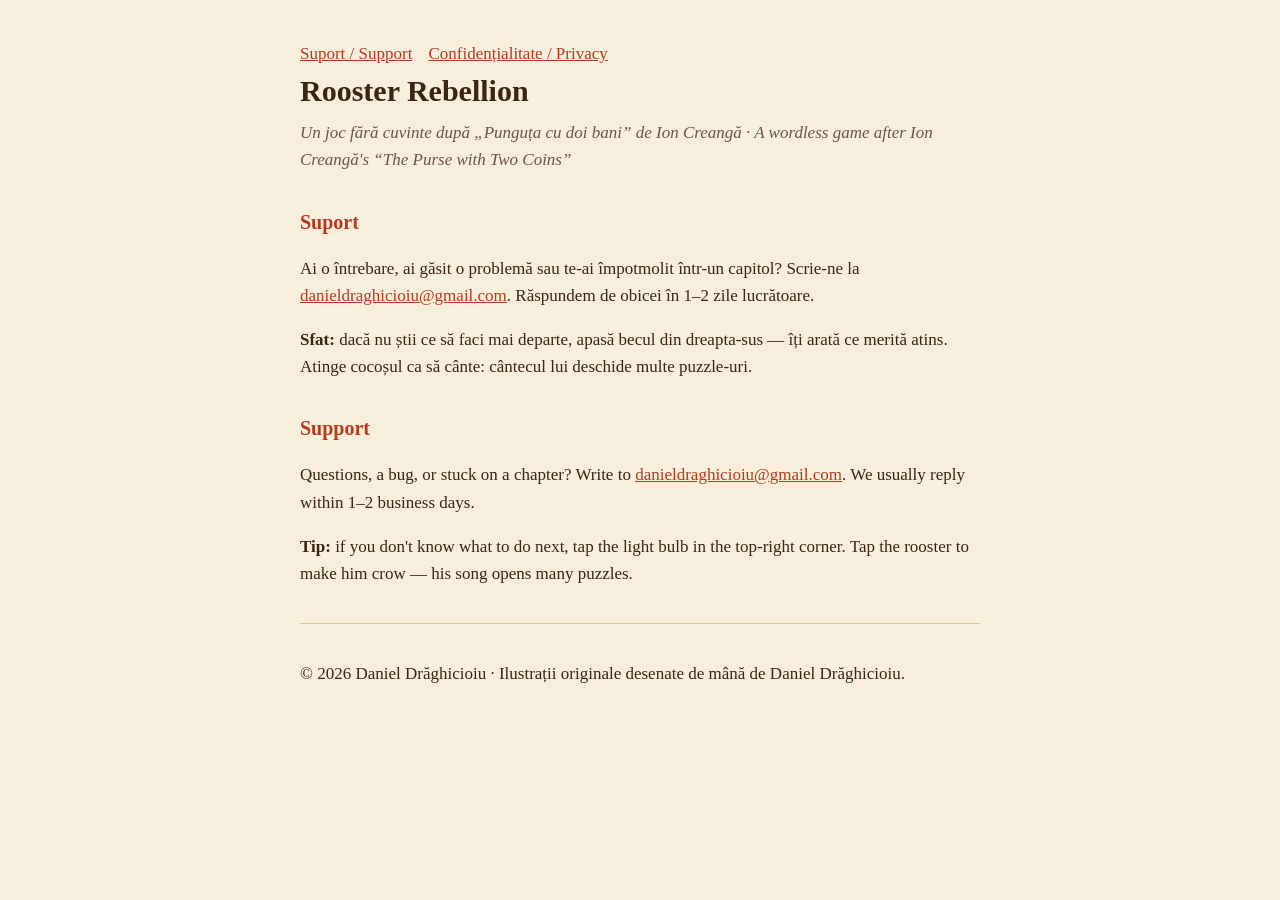
<file: index.html>
<!doctype html><html lang="ro"><head><meta charset="utf-8"><meta name="viewport" content="width=device-width,initial-scale=1">
<title>Rooster Rebellion — Suport / Support</title><link rel="stylesheet" href="style.css"></head><body><main>
<nav><a href="index.html">Suport / Support</a><a href="privacy.html">Confidențialitate / Privacy</a></nav>
<h1>Rooster Rebellion</h1>
<p class="sub">Un joc fără cuvinte după „Punguța cu doi bani” de Ion Creangă · A wordless game after Ion Creangă's “The Purse with Two Coins”</p>

<h2>Suport</h2>
<p>Ai o întrebare, ai găsit o problemă sau te-ai împotmolit într-un capitol? Scrie-ne la
<a href="mailto:danieldraghicioiu@gmail.com?subject=Rooster%20Rebellion">danieldraghicioiu@gmail.com</a>. Răspundem de obicei în 1–2 zile lucrătoare.</p>
<p><b>Sfat:</b> dacă nu știi ce să faci mai departe, apasă becul din dreapta-sus — îți arată ce merită atins. Atinge cocoșul ca să cânte: cântecul lui deschide multe puzzle-uri.</p>

<h2>Support</h2>
<p>Questions, a bug, or stuck on a chapter? Write to
<a href="mailto:danieldraghicioiu@gmail.com?subject=Rooster%20Rebellion">danieldraghicioiu@gmail.com</a>. We usually reply within 1–2 business days.</p>
<p><b>Tip:</b> if you don't know what to do next, tap the light bulb in the top-right corner. Tap the rooster to make him crow — his song opens many puzzles.</p>
<hr><p>© 2026 Daniel Drăghicioiu · Ilustrații originale desenate de mână de Daniel Drăghicioiu.</p>
</main></body></html>
</file>
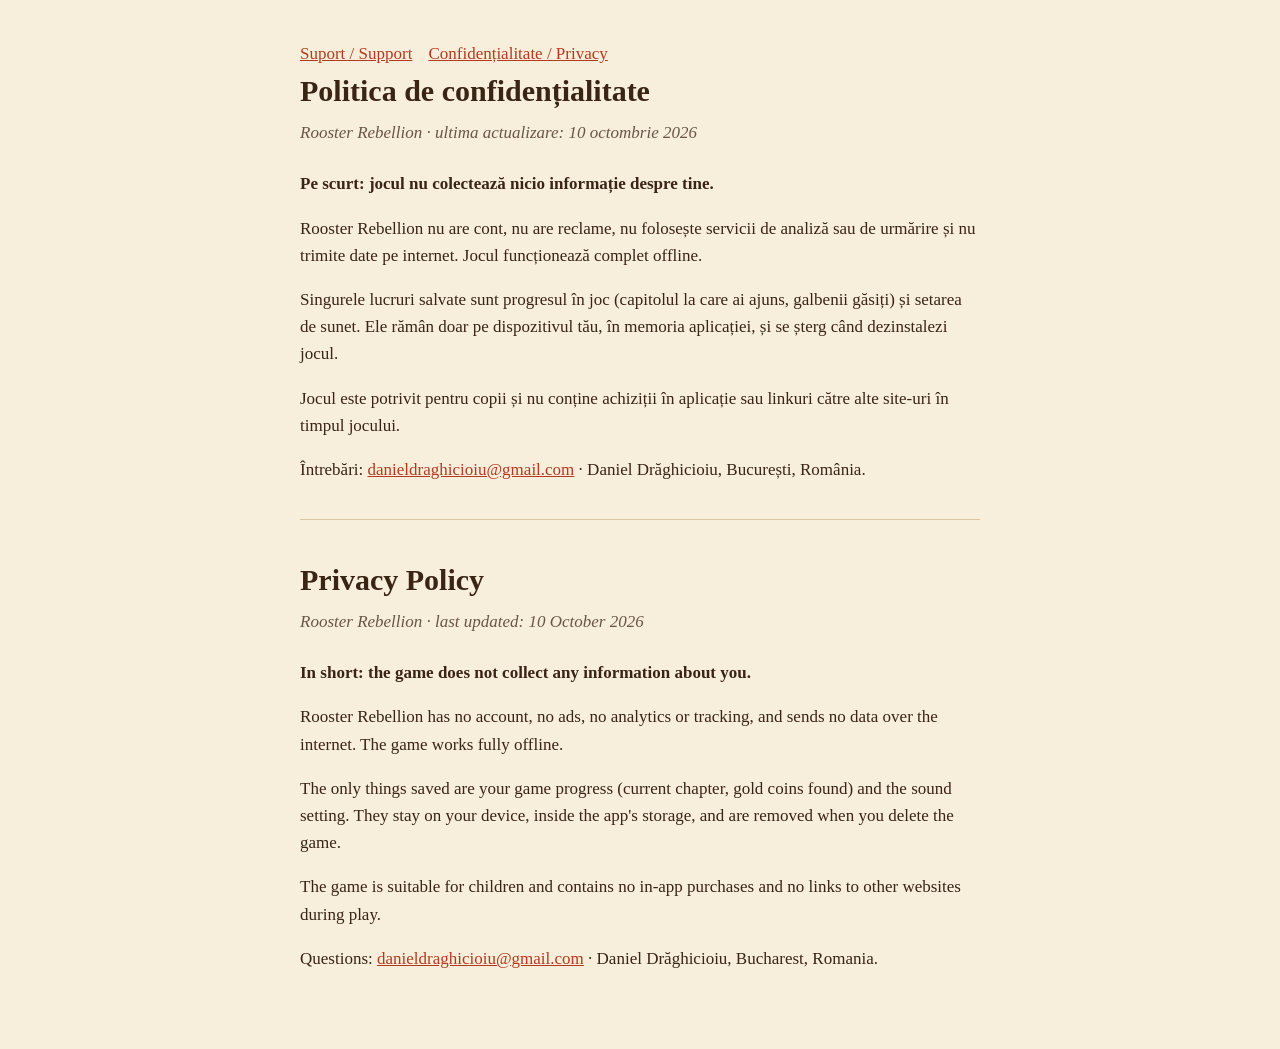
<file: privacy.html>
<!doctype html><html lang="ro"><head><meta charset="utf-8"><meta name="viewport" content="width=device-width,initial-scale=1">
<title>Rooster Rebellion — Confidențialitate / Privacy</title><link rel="stylesheet" href="style.css"></head><body><main>
<nav><a href="index.html">Suport / Support</a><a href="privacy.html">Confidențialitate / Privacy</a></nav>
<h1>Politica de confidențialitate</h1>
<p class="sub">Rooster Rebellion · ultima actualizare: 10 octombrie 2026</p>
<p><b>Pe scurt: jocul nu colectează nicio informație despre tine.</b></p>
<p>Rooster Rebellion nu are cont, nu are reclame, nu folosește servicii de analiză sau de urmărire și nu trimite date pe internet. Jocul funcționează complet offline.</p>
<p>Singurele lucruri salvate sunt progresul în joc (capitolul la care ai ajuns, galbenii găsiți) și setarea de sunet. Ele rămân doar pe dispozitivul tău, în memoria aplicației, și se șterg când dezinstalezi jocul.</p>
<p>Jocul este potrivit pentru copii și nu conține achiziții în aplicație sau linkuri către alte site-uri în timpul jocului.</p>
<p>Întrebări: <a href="mailto:danieldraghicioiu@gmail.com">danieldraghicioiu@gmail.com</a> · Daniel Drăghicioiu, București, România.</p>
<hr>
<h1>Privacy Policy</h1>
<p class="sub">Rooster Rebellion · last updated: 10 October 2026</p>
<p><b>In short: the game does not collect any information about you.</b></p>
<p>Rooster Rebellion has no account, no ads, no analytics or tracking, and sends no data over the internet. The game works fully offline.</p>
<p>The only things saved are your game progress (current chapter, gold coins found) and the sound setting. They stay on your device, inside the app's storage, and are removed when you delete the game.</p>
<p>The game is suitable for children and contains no in-app purchases and no links to other websites during play.</p>
<p>Questions: <a href="mailto:danieldraghicioiu@gmail.com">danieldraghicioiu@gmail.com</a> · Daniel Drăghicioiu, Bucharest, Romania.</p>
</main></body></html>
</file>
<file: style.css>
:root{--paper:#f7efdc;--ink:#3a2414;--red:#b33a1f;--line:#d9c7a3}
*{box-sizing:border-box}body{margin:0;background:var(--paper);color:var(--ink);font:17px/1.6 Georgia,"Times New Roman",serif}
main{max-width:720px;margin:0 auto;padding:40px 20px 60px}
h1{font-size:30px;margin:0 0 4px}h2{font-size:20px;margin:32px 0 8px;color:var(--red)}
.sub{font-style:italic;opacity:.75;margin:0 0 24px}a{color:var(--red)}
hr{border:0;border-top:1px solid var(--line);margin:36px 0}nav a{margin-right:16px}
img.icon{width:88px;height:88px;border-radius:20px;box-shadow:0 4px 14px rgba(0,0,0,.25);float:right;margin:0 0 12px 16px}
</file>
